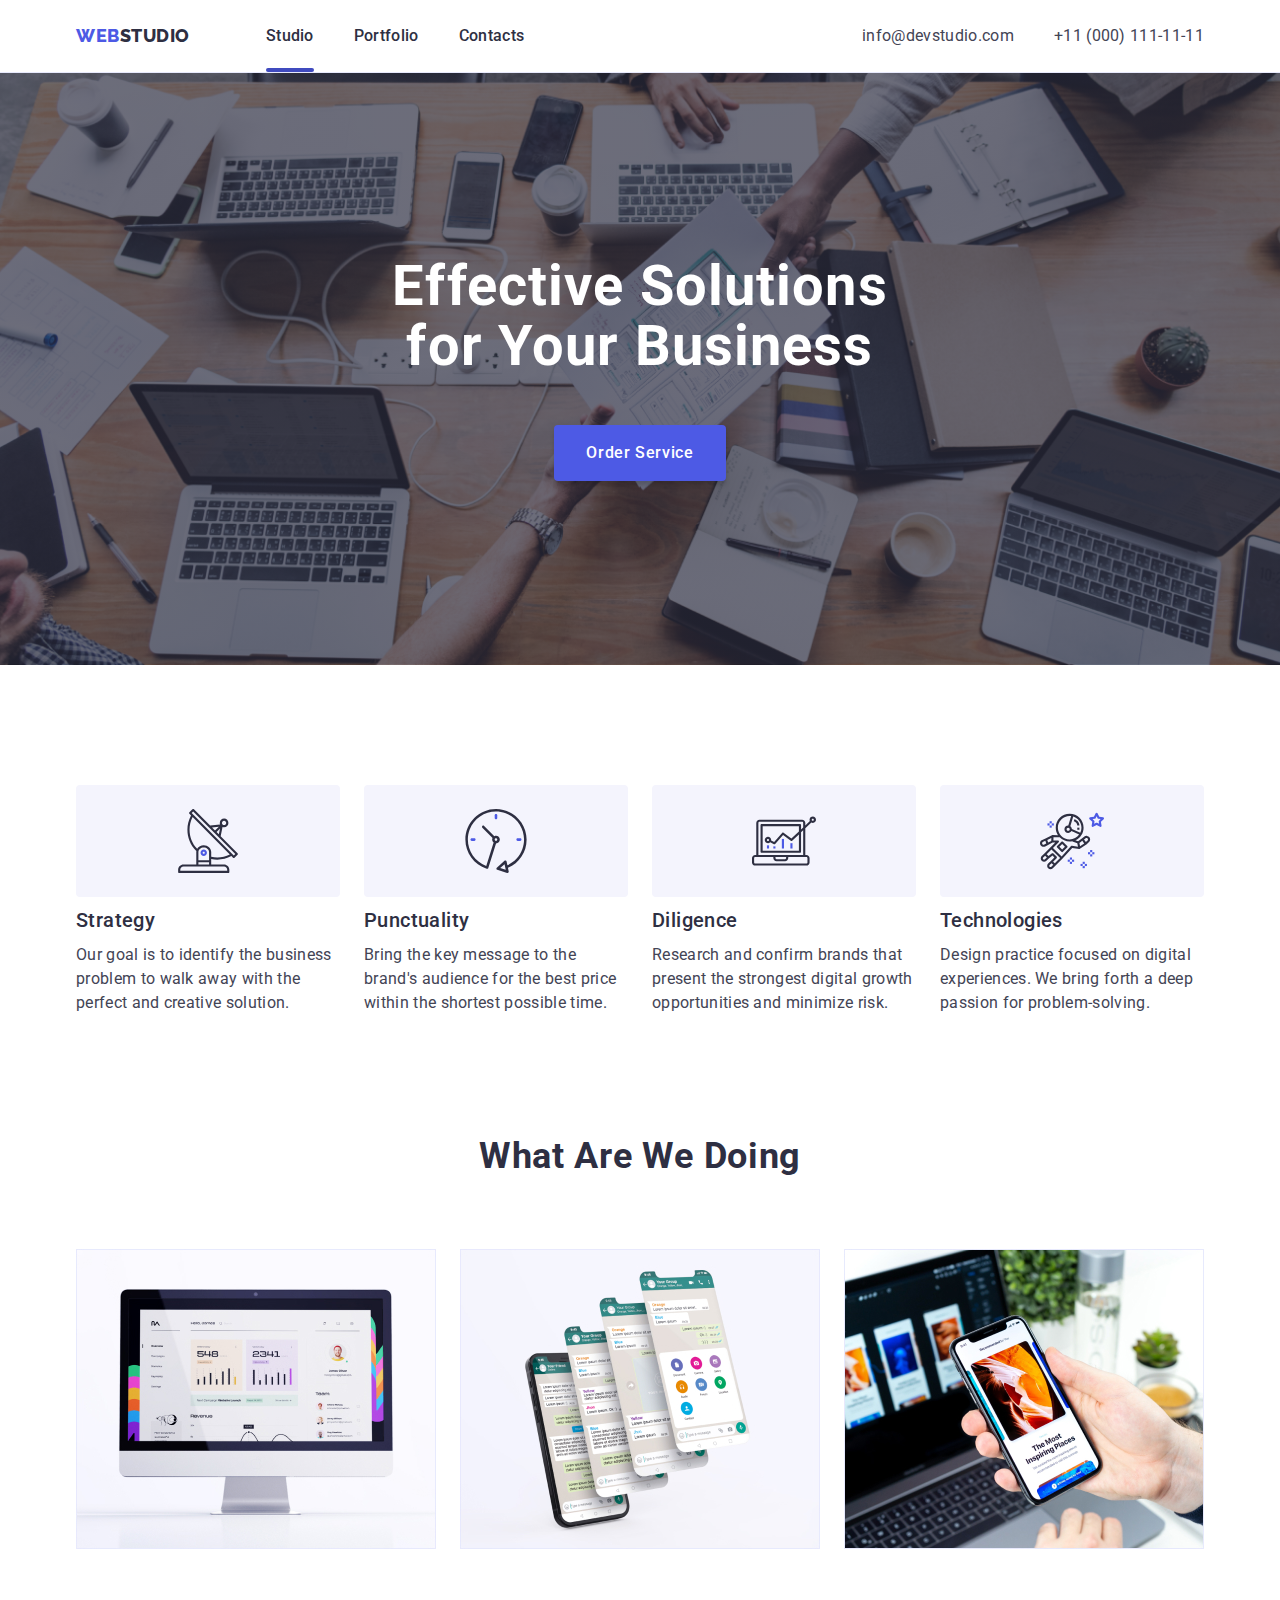
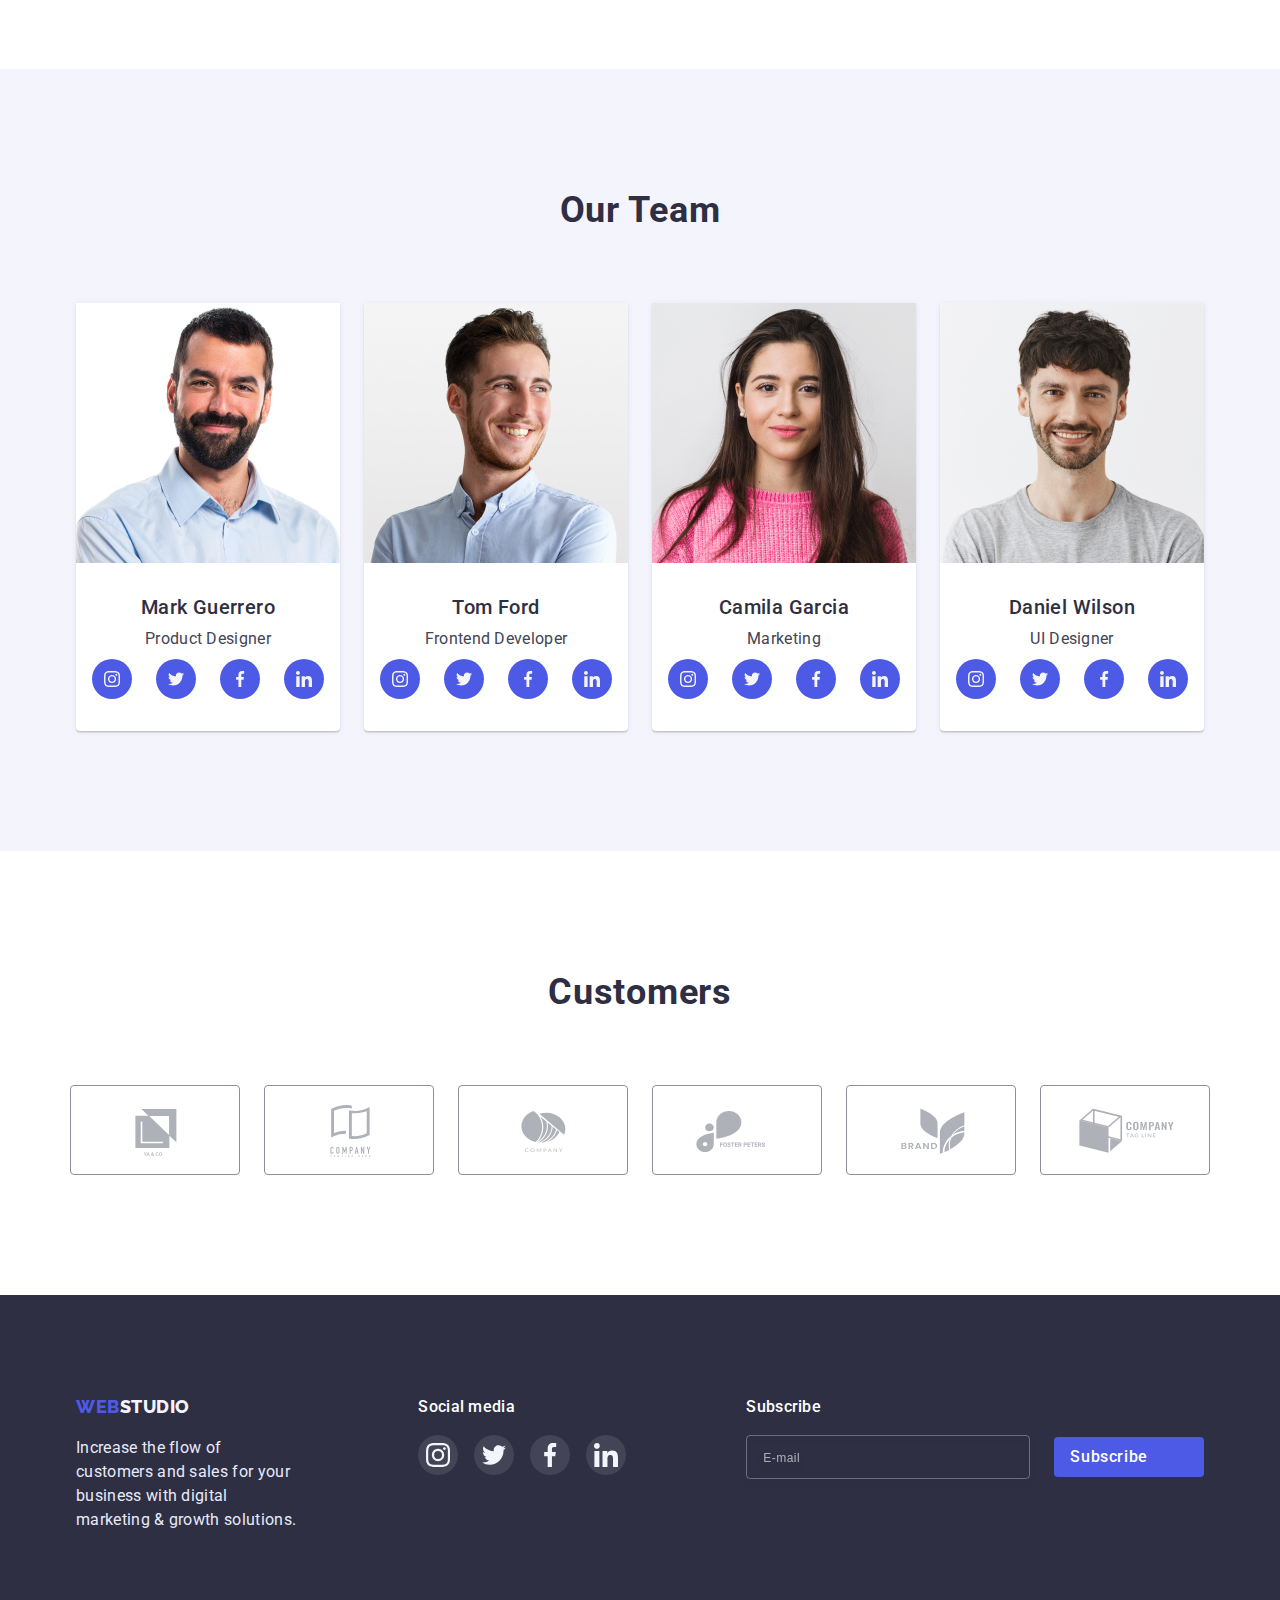
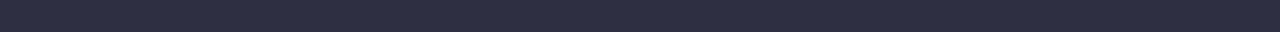
<file: index.html>
<!DOCTYPE html>
<html lang="en">

<head>
    <meta charset="UTF-8">
    <meta name="viewport" content="width=device-width, initial-scale=1.0">

    <link rel="preconnect" href="https://fonts.googleapis.com">
    <link rel="preconnect" href="https://fonts.gstatic.com" crossorigin>
    <link href="https://fonts.googleapis.com/css2?family=Roboto:wght@300;400;500;700;900&display=swap" rel="stylesheet">
    <link href="https://fonts.googleapis.com/css2?family=Raleway:wght@300;400;500;600;700;800;900&display=swap"
        rel="stylesheet">
    <link rel="stylesheet" href="https://cdnjs.cloudflare.com/ajax/libs/animate.css/4.1.1/animate.min.css" />

    <title>Web Studio</title>

    <link rel="stylesheet" href="css/style.css">

</head>

<body>

    <header class="header">
        <div class="container">
            <div class="header-inner">
                <a class="logotype" href="index.html">Web<span>Studio</span></a>
                <nav>
                    <ul class="header-menu">
                        <li class="menu-item">
                            <a class="current" href="index.html">Studio</a>
                        </li>
                        <li class="menu-item">
                            <a href="portfolio.html">Portfolio</a>
                        </li>
                        <li class="menu-item">
                            <a href="contacts.html">Contacts</a>
                        </li>
                    </ul>
                </nav>
                <ul class="header-social">
                    <li>
                        <a href="mailto:info@devstudio.com">info@devstudio.com</a>
                    </li>
                    <li>
                        <a href="tel:+110001111111">+11 (000) 111-11-11</a>
                    </li>
                </ul>
            </div>
        </div>
    </header>
    <main>
        <section class="banner">
            <div class="container">
                <h1>Effective Solutions for Your Business</h1>
                <button class="btn" type="button" data-modal-open>Order Service</button>
            </div>
        </section>
        <section class="info">
            <div class="container">
                <h2 class="h-hidden">About</h2>
                <ul class="info-main">
                    <li class="info-block">
                        <div class="info-block-head">
                            <svg class="block-head-icon" width="64" height="64">
                                <use href="./images/symbol-defs.svg#icon-antenna"></use>
                            </svg>
                        </div>
                        <h3>Strategy</h3>
                        <p>
                            Our goal is to identify the business
                            problem to walk away with the perfect and creative solution.
                        </p>
                    </li>
                    <li class="info-block">
                        <div class="info-block-head">
                            <svg class="block-head-icon">
                                <use href="./images/symbol-defs.svg#icon-clock"></use>
                            </svg>
                        </div>
                        <h3>Punctuality</h3>
                        <p>
                            Bring the key message to the brand's audience for the best price within the shortest
                            possible
                            time.
                        </p>
                    </li>
                    <li class="info-block">
                        <div class="info-block-head">
                            <svg class="block-head-icon">
                                <use href="./images/symbol-defs.svg#icon-diagram"></use>
                            </svg>
                        </div>
                        <h3>Diligence</h3>
                        <p>
                            Research and confirm brands that present the strongest digital growth opportunities and
                            minimize
                            risk.
                        </p>
                    </li>
                    <li class="info-block">
                        <div class="info-block-head">
                            <svg class="block-head-icon">
                                <use href="./images/symbol-defs.svg#icon-astronaut"></use>
                            </svg>
                        </div>
                        <h3>Technologies</h3>
                        <p>
                            Design practice focused on digital experiences. We bring forth a deep passion for
                            problem-solving.
                        </p>
                    </li>
                </ul>
            </div>
        </section>
        <section class="doing">
            <div class="container">
                <h2 class="title-h2">What are we doing</h2>
                <ul class="doing-photo">
                    <li>
                        <img src="images/doing/main-1.jpg" alt="photo" width="360" height="300">
                    </li>
                    <li>
                        <img src="images/doing/main-2.jpg" alt="photo" width="360" height="300">
                    </li>
                    <li>
                        <img src="images/doing/main-3.jpg" alt="photo" width="360" height="300">
                    </li>
                </ul>
            </div>
        </section>
        <section class="team">
            <div class="container">
                <h2 class="title-h2">Our Team</h2>
                <ul class="staff">
                    <li class="staff-card">
                        <img src="images/team/team-ph1.jpg" alt="photo" width="264" height="260">
                        <div class="staff-name">
                            <h3>Mark Guerrero</h3>
                            <p>Product Designer</p>
                            <ul class="staff-social">
                                <li>
                                    <a href="https://www.instagram.com/" target="_blank" aria-label="instagram link" class="social-link">
                                        <svg width="16" height="16">
                                            <use href="./images/team/symbol-defs.svg#icon-instagram"></use>
                                        </svg>
                                    </a>
                                </li>
                                <li>
                                    <a href="https://twitter.com/" target="_blank" aria-label="twitter link" class="social-link">
                                        <svg width="16" height="16">
                                            <use href="./images/team/symbol-defs.svg#icon-twitter"></use>
                                        </svg>
                                    </a>
                                </li>
                                <li>
                                    <a href="https://www.facebook.com/" target="_blank" aria-label="facebook link" class="social-link">
                                        <svg width="16" height="16">
                                            <use href="./images/team/symbol-defs.svg#icon-facebook"></use>
                                        </svg>
                                    </a>
                                </li>
                                <li>
                                    <a href="https://www.linkedin.com/" target="_blank" aria-label="linkedin link" class="social-link">
                                        <svg width="16" height="16">
                                            <use href="./images/team/symbol-defs.svg#icon-linkedin"></use>
                                        </svg>
                                    </a>
                                </li>
                            </ul>
                        </div>
                    </li>
                    <li class="staff-card">
                        <img src="images/team/team-ph2.jpg" alt="photo" width="264" height="260">
                        <div class="staff-name">
                            <h3>Tom Ford</h3>
                            <p>Frontend Developer</p>
                            <ul class="staff-social">
                                <li>
                                    <a href="https://www.instagram.com/" target="_blank" aria-label="instagram link" class="social-link">
                                        <svg width="16" height="16">
                                            <use href="./images/team/symbol-defs.svg#icon-instagram"></use>
                                        </svg>
                                    </a>
                                </li>
                                <li>
                                    <a href="https://twitter.com/" target="_blank" aria-label="twitter link" class="social-link">
                                        <svg width="16" height="16">
                                            <use href="./images/team/symbol-defs.svg#icon-twitter"></use>
                                        </svg>
                                    </a>
                                </li>
                                <li>
                                    <a href="https://www.facebook.com/" target="_blank" aria-label="facebook link" class="social-link">
                                        <svg width="16" height="16">
                                            <use href="./images/team/symbol-defs.svg#icon-facebook"></use>
                                        </svg>
                                    </a>
                                </li>
                                <li>
                                    <a href="https://www.linkedin.com/" target="_blank" aria-label="linkedin link" class="social-link">
                                        <svg width="16" height="16">
                                            <use href="./images/team/symbol-defs.svg#icon-linkedin"></use>
                                        </svg>
                                    </a>
                                </li>
                            </ul>
                        </div>
                    </li>
                    <li class="staff-card">
                        <img src="images/team/team-ph3.jpg" alt="photo" width="264" height="260">
                        <div class="staff-name">
                            <h3>Camila Garcia</h3>
                            <p>Marketing</p>
                            <ul class="staff-social">
                                <li>
                                    <a href="https://www.instagram.com/" target="_blank" aria-label="instagram link" class="social-link">
                                        <svg width="16" height="16">
                                            <use href="./images/team/symbol-defs.svg#icon-instagram"></use>
                                        </svg>
                                    </a>
                                </li>
                                <li>
                                    <a href="https://twitter.com/" target="_blank" aria-label="twitter link" class="social-link">
                                        <svg width="16" height="16">
                                            <use href="./images/team/symbol-defs.svg#icon-twitter"></use>
                                        </svg>
                                    </a>
                                </li>
                                <li>
                                    <a href="https://www.facebook.com/" target="_blank" aria-label="facebook link" class="social-link">
                                        <svg width="16" height="16">
                                            <use href="./images/team/symbol-defs.svg#icon-facebook"></use>
                                        </svg>
                                    </a>
                                </li>
                                <li>
                                    <a href="https://www.linkedin.com/" target="_blank" aria-label="linkedin link" class="social-link">
                                        <svg width="16" height="16">
                                            <use href="./images/team/symbol-defs.svg#icon-linkedin"></use>
                                        </svg>
                                    </a>
                                </li>
                            </ul>
                        </div>
                    </li>
                    <li class="staff-card">
                        <img src="images/team/team-ph4.jpg" alt="photo" width="264" height="260">
                        <div class="staff-name">
                            <h3>Daniel Wilson</h3>
                            <p>UI Designer</p>
                            <ul class="staff-social">
                                <li>
                                    <a href="https://www.instagram.com/" target="_blank" aria-label="instagram link" class="social-link">
                                        <svg width="16" height="16">
                                            <use href="./images/team/symbol-defs.svg#icon-instagram"></use>
                                        </svg>
                                    </a>
                                </li>
                                <li>
                                    <a href="https://twitter.com/" target="_blank" aria-label="twitter link" class="social-link">
                                        <svg width="16" height="16">
                                            <use href="./images/team/symbol-defs.svg#icon-twitter"></use>
                                        </svg>
                                    </a>
                                </li>
                                <li>
                                    <a href="https://www.facebook.com/" target="_blank" aria-label="facebook link" class="social-link">
                                        <svg width="16" height="16">
                                            <use href="./images/team/symbol-defs.svg#icon-facebook"></use>
                                        </svg>
                                    </a>
                                </li>
                                <li>
                                    <a href="https://www.linkedin.com/" target="_blank" aria-label="linkedin link" class="social-link">
                                        <svg width="16" height="16">
                                            <use href="./images/team/symbol-defs.svg#icon-linkedin"></use>
                                        </svg>
                                    </a>
                                </li>
                            </ul>
                        </div>
                    </li>
                </ul>
            </div>
        </section>
        <section class="customers">
            <h2 class="title-h2">
                Customers
            </h2>
            <ul class="customers-list">
                <li class="list-item">
                    <a href="#" aria-label="company name" class="list-link">
                        <svg width="104" height="56">
                            <use href="./images/customers/symbol-defs.svg#icon-ya-co"></use>
                        </svg>
                    </a>
                </li>
                <li class="list-item">
                    <a href="#" aria-label="company name" class="list-link">
                        <svg width="104" height="56">
                            <use href="./images/customers/symbol-defs.svg#icon-tagline"></use>
                        </svg>
                    </a>
                </li>
                <li class="list-item">
                    <a href="#" aria-label="company name" class="list-link">
                        <svg width="104" height="56">
                            <use href="./images/customers/symbol-defs.svg#icon-company"></use>
                        </svg>
                    </a>
                </li>
                <li class="list-item">
                    <a href="#" aria-label="company name" class="list-link">
                        <svg width="104" height="56">
                            <use href="./images/customers/symbol-defs.svg#icon-foster"></use>
                        </svg>
                    </a>
                </li>
                <li class="list-item">
                    <a href="#" aria-label="company name" class="list-link">
                        <svg width="104" height="56">
                            <use href="./images/customers/symbol-defs.svg#icon-brand"></use>
                        </svg>
                    </a>
                </li>
                <li class="list-item">
                    <a href="#" aria-label="company name" class="list-link">
                        <svg width="104" height="56">
                            <use href="./images/customers/symbol-defs.svg#icon-square"></use>
                        </svg>
                    </a>
                </li>
            </ul>
        </section>
    </main>
    <footer class="footer">
        <div class="container">
            <div class="footer-inner">
                <div class="footer-logo">
                    <a class="logotype" href="index.html">Web<span>Studio</span></a>
                    <p>
                        Increase the flow of customers and sales for your business with digital marketing & growth solutions.
                    </p>
                </div>
                <div class="footer-social">
                    <p>
                        Social media
                    </p>
                    <ul class="footer-media">
                        <li>
                            <a href="https://www.instagram.com/" target="_blank" aria-label="instagram link" class="social-link">
                                <svg width="24" height="24">
                                    <use href="./images/team/symbol-defs.svg#icon-instagram"></use>
                                </svg>
                            </a>
                        </li>
                        <li>
                            <a href="https://twitter.com/" target="_blank" aria-label="twitter link" class="social-link">
                                <svg width="24" height="24">
                                    <use href="./images/team/symbol-defs.svg#icon-twitter"></use>
                                </svg>
                            </a>
                        </li>
                        <li>
                            <a href="https://www.facebook.com/" target="_blank" aria-label="facebook link" class="social-link">
                                <svg width="24" height="24">
                                    <use href="./images/team/symbol-defs.svg#icon-facebook"></use>
                                </svg>
                            </a>
                        </li>
                        <li>
                            <a href="https://www.linkedin.com/" target="_blank" aria-label="linkedin link" class="social-link">
                                <svg width="24" height="24">
                                    <use href="./images/team/symbol-defs.svg#icon-linkedin"></use>
                                </svg>
                            </a>
                        </li>
                    </ul>
                </div>
                <div class="footer-subscribe">
                    <form class="subscribe-form">
                        <label for="subscribe-mail" class="subscribe-title">Subscribe</label>
                        <div class="subscribe-form-block">
                            <input type="email" id="subscribe-mail" placeholder="E-mail" name="subscribe-email" class="subscribe-inp-email">
                            <button class="subscribe-button btn" type="submit">
                                Subscribe
                                <svg class="subscribe-plane" width="24" height="24">
                                    <use href="./images/symbol-defs.svg#icon-plane"></use>
                                </svg>
                            </button>
                        </div>
                    </form>
                </div>
            </div>
        </div>
    </footer>

    <div class="backdrop is-hidden" data-modal>
        <div class="modal">
            <button class="modal-btn" data-modal-close>
                <svg class="modal-icon">
                    <use href="./images/symbol-defs.svg#icon-close"></use>
                </svg>
            </button>
        </div>
    </div>


    <script src="./js/modal.js"></script>
</body>

</html>
</file>
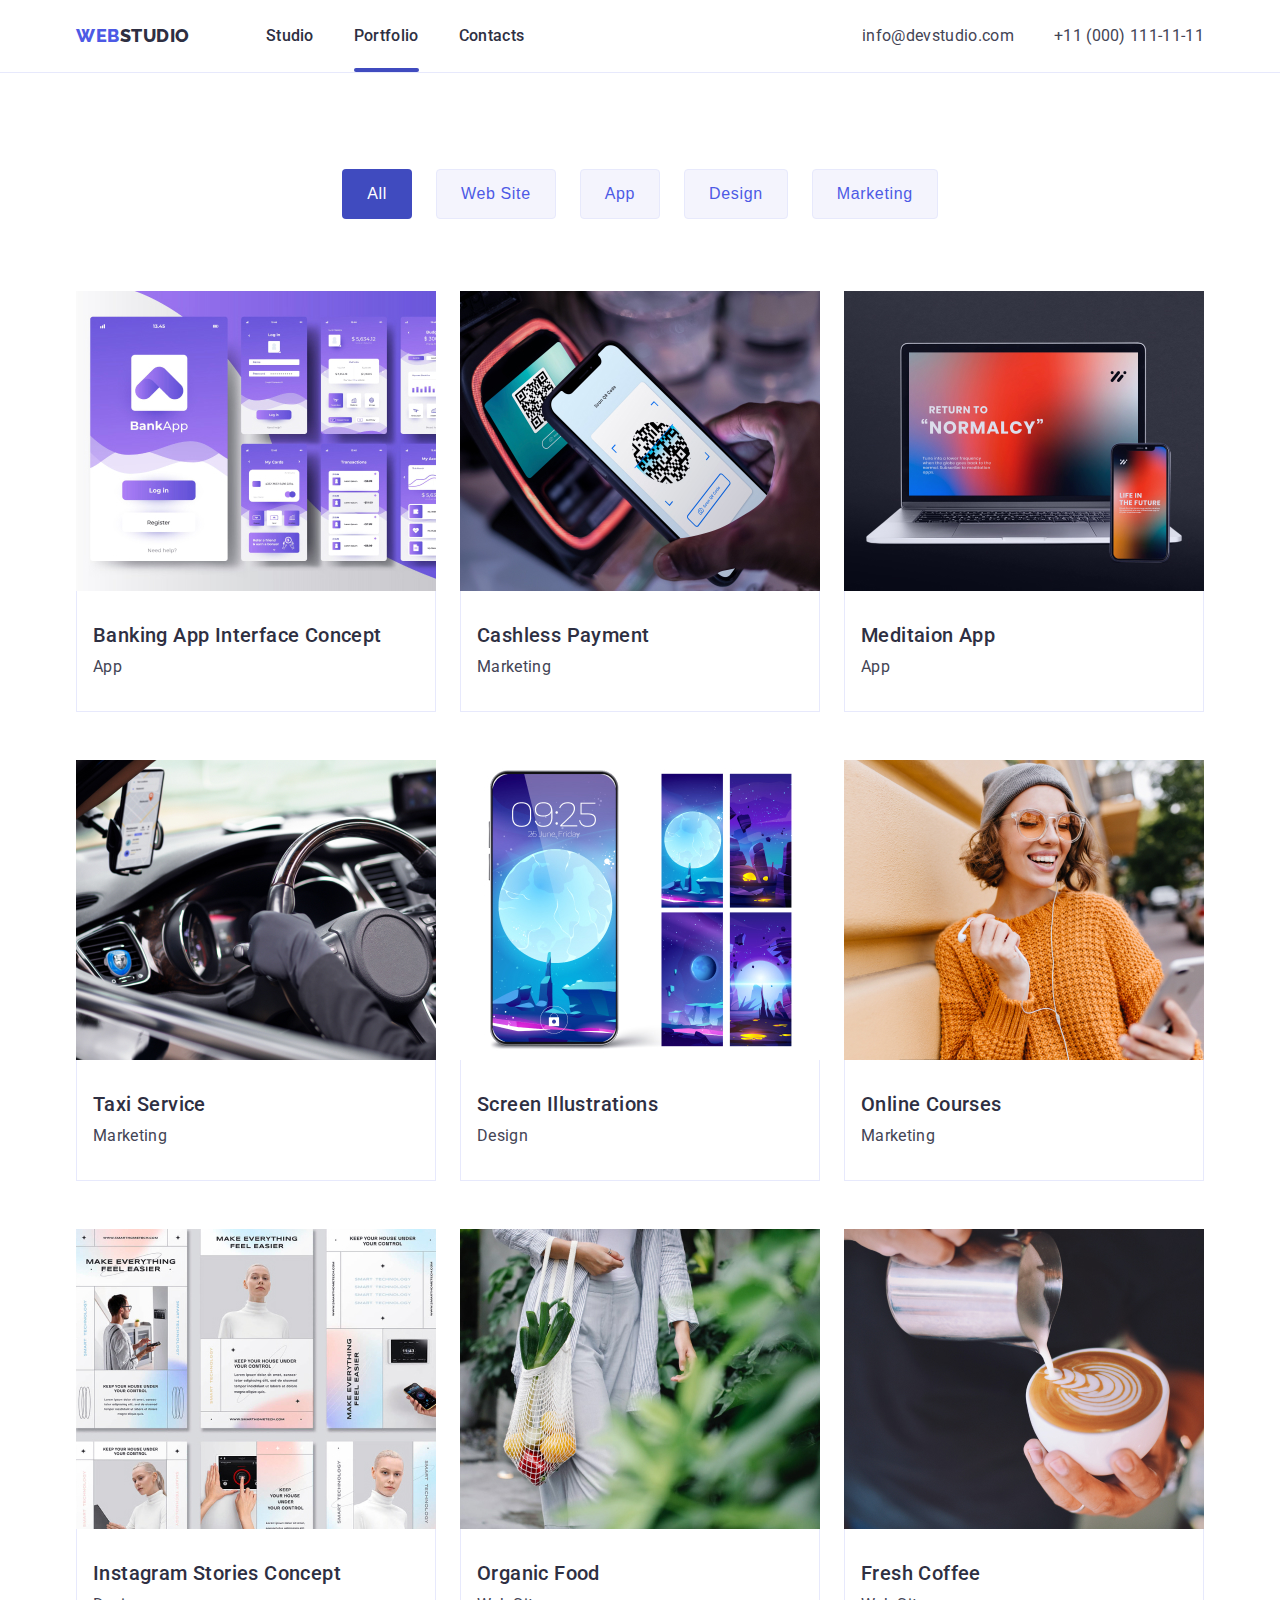
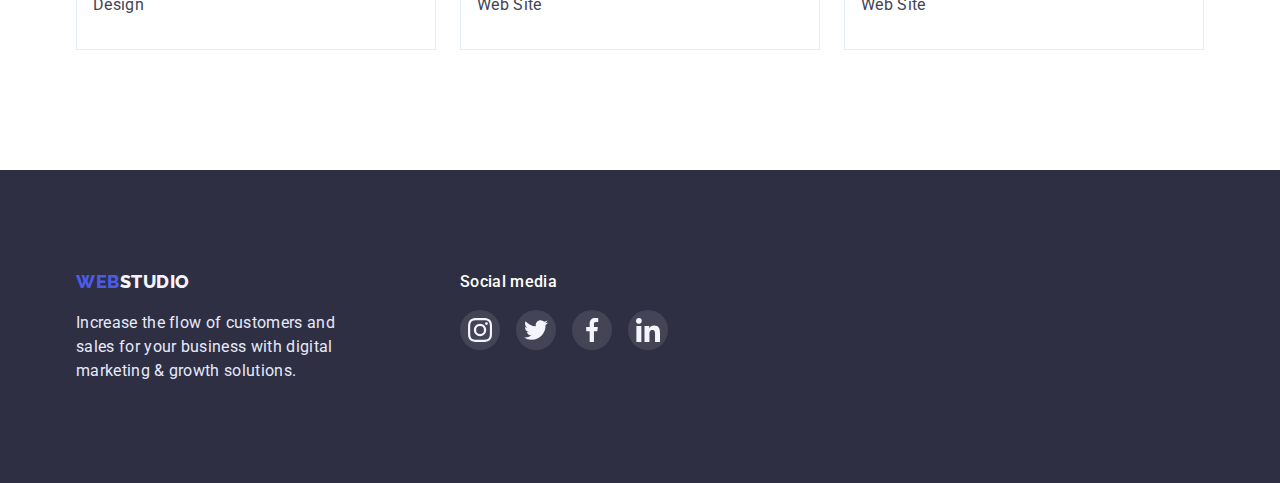
<file: portfolio.html>
<!DOCTYPE html>
<html lang="en">

<head>
	<meta charset="UTF-8">
	<meta name="viewport" content="width=device-width, initial-scale=1.0">

	<link rel="preconnect" href="https://fonts.googleapis.com">
	<link rel="preconnect" href="https://fonts.gstatic.com" crossorigin>
	<link href="https://fonts.googleapis.com/css2?family=Roboto:wght@300;400;500;700;900&display=swap" rel="stylesheet">
	<link href="https://fonts.googleapis.com/css2?family=Raleway:wght@300;400;500;600;700;800;900&display=swap"
		rel="stylesheet">
		<link rel="stylesheet" href="https://cdnjs.cloudflare.com/ajax/libs/animate.css/4.1.1/animate.min.css" />

	<title>Portfolio</title>

	<link rel="stylesheet" href="css/style.css">

</head>


<body>

	<header class="header">
		<div class="container">
			<div class="header-inner">
				<a class="logotype" href="index.html">Web<span>Studio</span></a>
				<nav>
					<ul class="header-menu">
						<li class="menu-item">
							<a href="index.html">Studio</a>
						</li>
						<li class="menu-item">
							<a class="current" href="portfolio.html">Portfolio</a>
						</li>
						<li class="menu-item">
							<a href="contacts.html">Contacts</a>
						</li>
					</ul>
				</nav>
				<ul class="header-social">
					<li>
						<a href="mailto:info@devstudio.com">info@devstudio.com</a>
					</li>
					<li>
						<a href="tel:+110001111111">+11 (000) 111-11-11</a>
					</li>
				</ul>
			</div>
		</div>
	</header>

	<main>
		<section class="portfolio">
			<h1 class="h-hidden">Portfolio</h1>
			<div class="container">
				<ul class="portfolio-menu">
					<li>
						<button classs="btn" type="button" class="portfolio-menu-active">All</button>
					</li>
					<li>
						<button classs="btn" type="button">Web Site</button>
					</li>
					<li>
						<button classs="btn" type="button">App</button>
					</li>
					<li>
						<button classs="btn" type="button">Design</button>
					</li>
					<li>
						<button classs="btn" type="button">Marketing</button>
					</li>
				</ul>
				<ul class="portfolio-item">
					<li>
						<a href="#">
							<div class="item-top">
								<img src="images/portfolio/portfolio-ph1.jpg" alt="photo" width="360">
								<div class="item-overlay">
									<p>
										14 Stylish and User-Friendly App Design Concepts · Task Manager App · Calorie Tracker App · Exotic Fruit Ecommerce App ·
										Cloud Storage App
									</p>
								</div>
							</div>
							<div class="item-info">
								<h2>
									Banking App Interface Concept
								</h2>
								<p>
									App
								</p>
							</div>
						</a>
					</li>
					<li>
						<a href="#">
							<div class="item-top">
								<img src="images/portfolio/portfolio-ph2.jpg" alt="photo" width="360">
								<div class="item-overlay">
									<p>
										14 Stylish and User-Friendly App Design Concepts · Task Manager App · Calorie Tracker App · Exotic
										Fruit Ecommerce App ·
										Cloud Storage App
									</p>
								</div>
							</div>
							<div class="item-info">
								<h2>
									Cashless Payment
								</h2>
								<p>
									Marketing
								</p>
							</div>
						</a>
					</li>
					<li>
						<a href="#">
							<div class="item-top">
								<img src="images/portfolio/portfolio-ph3.jpg" alt="photo" width="360">
								<div class="item-overlay">
									<p>
										14 Stylish and User-Friendly App Design Concepts · Task Manager App · Calorie Tracker App · Exotic
										Fruit Ecommerce App ·
										Cloud Storage App
									</p>
								</div>
							</div>
							<div class="item-info">
								<h2>
									Meditaion App
								</h2>
								<p>
									App
								</p>
							</div>
						</a>
					</li>
					<li>
						<a href="#">
							<div class="item-top">
								<img src="images/portfolio/portfolio-ph4.jpg" alt="photo" width="360">
								<div class="item-overlay">
									<p>
										14 Stylish and User-Friendly App Design Concepts · Task Manager App · Calorie Tracker App · Exotic
										Fruit Ecommerce App ·
										Cloud Storage App
									</p>
								</div>
							</div>
							<div class="item-info">
								<h2>
									Taxi Service
								</h2>
								<p>
									Marketing
								</p>
							</div>
						</a>
					</li>
					<li>
						<a href="#">
							<div class="item-top">
								<img src="images/portfolio/portfolio-ph5.jpg" alt="photo" width="360">
								<div class="item-overlay">
									<p>
										14 Stylish and User-Friendly App Design Concepts · Task Manager App · Calorie Tracker App · Exotic
										Fruit Ecommerce App ·
										Cloud Storage App
									</p>
								</div>
							</div>
							<div class="item-info">
								<h2>
									Screen Illustrations
								</h2>
								<p>
									Design
								</p>
							</div>
						</a>
					</li>
					<li>
						<a href="#">
							<div class="item-top">
								<img src="images/portfolio/portfolio-ph6.jpg" alt="photo" width="360">
								<div class="item-overlay">
									<p>
										14 Stylish and User-Friendly App Design Concepts · Task Manager App · Calorie Tracker App · Exotic
										Fruit Ecommerce App ·
										Cloud Storage App
									</p>
								</div>
							</div>
							<div class="item-info">
								<h2>
									Online Courses
								</h2>
								<p>
									Marketing
								</p>
							</div>
						</a>
					</li>
					<li>
						<a href="#">
							<div class="item-top">
								<img src="images/portfolio/portfolio-ph7.jpg" alt="photo" width="360">
								<div class="item-overlay">
									<p>
										14 Stylish and User-Friendly App Design Concepts · Task Manager App · Calorie Tracker App · Exotic
										Fruit Ecommerce App ·
										Cloud Storage App
									</p>
								</div>
							</div>
							<div class="item-info">
								<h2>
									Instagram Stories Concept
								</h2>
								<p>
									Design
								</p>
							</div>
						</a>
					</li>
					<li>
						<a href="#">
							<div class="item-top">
								<img src="images/portfolio/portfolio-ph8.jpg" alt="photo" width="360">
								<div class="item-overlay">
									<p>
										14 Stylish and User-Friendly App Design Concepts · Task Manager App · Calorie Tracker App · Exotic
										Fruit Ecommerce App ·
										Cloud Storage App
									</p>
								</div>
							</div>
							<div class="item-info">
								<h2>
									Organic Food
								</h2>
								<p>
									Web Site
								</p>
							</div>
						</a>
					</li>
					<li>
						<a href="#">
							<div class="item-top">
								<img src="images/portfolio/portfolio-ph9.jpg" alt="photo" width="360">
								<div class="item-overlay">
									<p>
										14 Stylish and User-Friendly App Design Concepts · Task Manager App · Calorie Tracker App · Exotic
										Fruit Ecommerce App ·
										Cloud Storage App
									</p>
								</div>
							</div>
							<div class="item-info">
								<h2>
									Fresh Coffee
								</h2>
								<p>
									Web Site
								</p>
							</div>
						</a>
					</li>
				</ul>
			</div>
		</section>
	</main>

	<footer class="footer">
		<div class="container">
			<div class="footer-inner">
				<div class="footer-logo">
					<a class="logotype" href="index.html">Web<span>Studio</span></a>
					<p>
						Increase the flow of customers and sales for your business with digital marketing & growth
						solutions.
					</p>
				</div>
				<div class="footer-social">
					<p>
						Social media
					</p>
					<ul class="footer-media">
						<li>
							<a href="https://www.instagram.com/" target="_blank" aria-label="instagram link"
								class="social-link">
								<svg width="24" height="24">
									<use href="./images/team/symbol-defs.svg#icon-instagram"></use>
								</svg>
							</a>
						</li>
						<li>
							<a href="https://twitter.com/" target="_blank" aria-label="twitter link" class="social-link">
								<svg width="24" height="24">
									<use href="./images/team/symbol-defs.svg#icon-twitter"></use>
								</svg>
							</a>
						</li>
						<li>
							<a href="https://www.facebook.com/" target="_blank" aria-label="facebook link"
								class="social-link">
								<svg width="24" height="24">
									<use href="./images/team/symbol-defs.svg#icon-facebook"></use>
								</svg>
							</a>
						</li>
						<li>
							<a href="https://www.linkedin.com/" target="_blank" aria-label="linkedin link"
								class="social-link">
								<svg width="24" height="24">
									<use href="./images/team/symbol-defs.svg#icon-linkedin"></use>
								</svg>
							</a>
						</li>
					</ul>
				</div>
			</div>
		</div>
	</footer>


	<script src="./js/modal.js"></script>
</body>

</html>
</file>
<file: css/style.css>
:root {
  --main-font: "Roboto";
  --second-font: "Raleway";

  --navy-blue: #2E2F42;
  --ocean-blue: #404BBF;
  --slate-grey: #434455;
  --iris-blue: #4D5AE5;
  --frover-white: #E7E9FC;
  --cloud-white: #F4F4FD;
  --white: #FFFFFF;
  --white-bgd: #FCFCFC;

  --trns-general: 250ms cubic-bezier(0.4, 0, 0.2, 1);
  --trns-modal: 500ms cubic-bezier(0.4, 0, 0.2, 1);
}

body {
  margin: 0;
  font-family: var(--main-font);
  font-size: 16px;
  max-width: 1920px;
  /* line-height: Line-height(24)/font-size(16)=1.5 */
  line-height: 1.5;
  letter-spacing: 0.02em;
}

.h-hidden {
  position: absolute;
  width: 1px;
  height: 1px;
  margin: -1px;
  border: 0;
  padding: 0;

  white-space: nowrap;
  clip-path: inset(100%);
  clip: rect(0 0 0 0);
  overflow: hidden;
}

.container {
  width: 1158px;
  padding-left: 15px;
  padding-right: 15px;
  margin: 0 auto;
  box-sizing: border-box;
}

.btn {
  display: inline-block;
  font-family: inherit;
  border: 0;
  cursor: pointer;
}

a {
  text-decoration: none;
}

ul {
  list-style: none;
  margin: 0;
  padding: 0;
}

h1,
h2,
h3,
h4,
h5,
h6,
p {
  margin: 0;
  padding: 0;
}

button {
  cursor: pointer;
  margin: 0;
  padding: 0;
}

img {
  display: block;
  max-width: 100%;
  height: auto;
}



.header {
  padding: 24px 0;
  border-bottom: 1px solid var(--frover-white);
}

.header .header-inner {
  display: flex;
  align-items: center;
}

.logotype {
  margin-right: 76px;
  font-family: var(--second-font);
  font-weight: 800;
  font-size: 18px;
  line-height: 1.3;
  letter-spacing: 0.03em;
  text-transform: uppercase;
  color: var(--iris-blue);
}

.logotype span {
  font-family: var(--second-font);
  font-weight: 800;
  font-size: 18px;
  line-height: 1.3;
  letter-spacing: 0.03em;
  text-transform: uppercase;
  color: var(--navy-blue);
}

.header .header-menu {
  display: flex;
  gap: 40px;
}

.header .header-menu .current::after{
  content: '';
  display: block;
  width: 100%;
  height: 4px;
  position: absolute;
  bottom: -3px;
  border-radius: 2px;
  background-color: var(--ocean-blue);
}

.header .header-menu a {
  font-weight: 500;
  font-size: 16px;
  line-height: 1.5;
  position: relative;
  padding: 24px 0;
  color: var(--navy-blue);
  transition: color var(--trns-general);
}

.header .header-menu a:focus,
.header .header-menu a:hover {
  color: var(--ocean-blue);
}

.header .header-social {
  display: flex;
  margin-left: auto;
}

.header .header-social a {
  font-size: 16px;
  line-height: 1.5;
  letter-spacing: 0.02em;
  color: var(--slate-grey);
  transition: color var(--trns-general);
}

.header .header-social a:focus,
.header .header-social a:hover{
  color: var(--ocean-blue);
}

.header .header-social li {
  margin-right: 40px;
}

.header .header-social li:last-child {
  margin-right: 0;
}

.banner {
  padding: 184px 0;
  text-align: center;
  background: var(--navy-blue);
  background-image: linear-gradient(rgba(46, 47, 66, 0.7), rgba(46, 47, 66, 0.7)), url(../images/banner/bgd-banner.png);
  background-size: cover;
  background-repeat: no-repeat;
  background-position: center;
}

.banner h1 {
  font-weight: 700;
  font-size: 56px;
  line-height: 1.07;
  letter-spacing: 0.02em;
  color: var(--white);
  width: 100%;
  max-width: 500px;
  margin: 0 auto;
}

.banner button {
  font-weight: 500;
  font-size: 16px;
  line-height: 1.5;
  letter-spacing: 0.04em;
  color: var(--white);
  background-color: var(--iris-blue);
  box-shadow: 0px 4px 4px rgba(0, 0, 0, 0.15);
  border-radius: 4px;
  padding: 16px 32px;
  margin: 0 auto;
  margin-top: 48px;
  transition: background-color var(--trns-general);
}

.banner button:focus,
.banner button:hover{
  background-color: var(--ocean-blue);
}

.info {
  padding-top: 120px;
}

.info .info-main {
  display: flex;
  gap: 24px;
}

.info .info-block {
  width: 100%;
  max-width: 264px;
}

.info .info-block h3 {
  margin-bottom: 8px;
  font-weight: 500;
  font-size: 20px;
  line-height: 1.5;
  letter-spacing: 0.02em;
  color: var(--navy-blue);
}

.info .info-block p {
  font-size: 16px;
  line-height: 1.5;
  letter-spacing: 0.02em;
  color: var(--slate-grey);
}

.info .info-block .info-block-head{
  background: var(--cloud-white);
  border-radius: 4px;
  padding: 24px 0;
  display: flex;
  align-items: center;
  justify-content: center;
  margin-bottom: 8px;
}

.info .info-block .block-head-icon{
  display: block;
  width: 64px;
  height: 64px;
}

.title-h2 {
  font-weight: 700;
  font-size: 36px;
  line-height: 1.17;
  text-align: center;
  letter-spacing: 0.02em;
  text-transform: capitalize;
  color: var(--navy-blue);
  margin-bottom: 72px;
}

.doing {
  padding: 120px 0;
}

.doing .doing-photo {
  display: flex;
  justify-content: center;
  gap: 24px;
  flex-wrap: wrap;
}

.team {
  padding: 120px 0;
  background: var(--cloud-white);
}

.team .staff {
  display: flex;
  gap: 24px;
  flex-wrap: wrap;
}

.team .staff .staff-card {
  background: var(--white);
  box-shadow: 0px 1px 6px rgba(46, 47, 66, 0.08), 0px 1px 1px rgba(46, 47, 66, 0.16), 0px 2px 1px rgba(46, 47, 66, 0.08);
  border-radius: 0px 0px 4px 4px;
  text-align: center;
}

.team .staff .staff-name {
  padding: 32px 16px;
}

.team .staff .staff-social{
  display: flex;
  justify-content: center;
  align-items: center;
  gap: 24px;
  margin-top: 8px;
}

.team .staff-social .social-link{
  background-color: var(--iris-blue);
  border-radius: 50%;
  display: flex;
  justify-content: center;
  align-items: center;
  width: 40px;
  height: 40px;
  transition: background-color var(--trns-general);
}

.team .staff-social .social-link:focus,
.team .staff-social .social-link:hover{
  background-color: var(--ocean-blue);
}

.team .staff h3 {
  font-weight: 500;
  font-size: 20px;
  line-height: 1.2;
  letter-spacing: 0.02em;
  color: var(--navy-blue);
  margin-bottom: 8px;
}

.team .staff p {
  font-size: 16px;
  line-height: 1.5;
  letter-spacing: 0.02em;
  color: var(--slate-grey);
}

.customers{
  padding: 120px 0;
}
.customers .customers-list{
  display: flex;
  align-items: center;
  justify-content: center;
  gap: 24px;
}
.customers .list-link{
  display: flex;
  align-items: center;
  justify-content: center;
  padding: 16px 32px;
  border: 1px solid #8E8F99;
  border-radius: 4px;
  transition: border-color var(--trns-general);
}
.customers svg{
  fill: #AFB1B8;
  transition: fill var(--trns-general);
}

.customers .list-link:focus,
.customers .list-link:hover{
  border-color: var(--ocean-blue);
}

.customers .list-link:focus svg,
.customers .list-link:hover svg{
  fill: var(--ocean-blue);
}

.footer {
  padding: 100px 0;
  background: var(--navy-blue);
}

.footer .footer-inner{
  display: flex;
  gap: 120px;
}

.footer .logotype span {
  color: var(--cloud-white);
}

.footer p {
  font-size: 16px;
  line-height: 1.5;
  letter-spacing: 0.02em;
  color: var(--frover-white);
  width: 100%;
  max-width: 264px;
  margin-top: 16px;
}

.footer .footer-social p{
  font-weight: 500;
  color: var(--white);
  margin: 0;
}
.footer .footer-media{
  display: flex;
  align-items: center;
  gap: 16px;
  margin-top: 16px;
}
.footer .footer-media a{
  display: flex;
  justify-content: center;
  align-items: center;
  border-radius: 50%;
  background-color: rgba(255, 255, 255, 0.1);
  width: 40px;
  height: 40px;
  transition: background-color var(--trns-general);
}

.footer .footer-media a:focus,
.footer .footer-media a:hover{
  background-color: #31D0AA;
}

.footer .subscribe-title{
    font-weight: 500;
    font-size: 16px;
    line-height: 1.5;
    letter-spacing: 0.02em;
    color: var(--white);
}
.footer .subscribe-form-block{
  margin-top: 16px;
  display: flex;
  align-items: center;
  gap: 24px;
}
.footer .subscribe-inp-email{
  display: block;
  border: 1px solid rgba(255, 255, 255, 0.3);
  filter: drop-shadow(0px 4px 4px rgba(0, 0, 0, 0.15));
  border-radius: 4px;
  outline: none;
  width: 264px;
  height: 40px;
  padding-left: 16px;
  background: transparent;
  color: rgba(255, 255, 255, 0.6);
}
.footer .subscribe-inp-email::placeholder{
  font-size: 12px;
  line-height: 2;
  letter-spacing: 0.04em;
  color: rgba(255, 255, 255, 0.6);
}
.footer .subscribe-button{
  display: flex;
  align-items: center;
  justify-content: center;
  padding: 8px 16px;
  gap: 16px;
  border-radius: 4px;
  background-color: var(--iris-blue);
  font-weight: 500;
  font-size: 16px;
  line-height: 1.5;
  letter-spacing: 0.04em;
  color: var(--white);
  transition: background-color var(--trns-general);
}
.footer .subscribe-button .subscribe-plane{
  fill: var(--white)
}


.backdrop{
  position: fixed;
  top: 0;
  left: 0;
  width: 100%;
  height: 100%;
  background-color: rgba(46, 47, 66, 0.4);
  transition: opacity var(--trns-modal), visibility var(--trns-modal);
}
.backdrop.is-hidden{
  opacity: 0;
  visibility: hidden;
  pointer-events: none;
}
.backdrop .modal{
  position: absolute;
  top: 50%;
  left: 50%;
  transform: translate(-50%, -50%);
  width: 408px;
  min-height: 576px;
  background: var(--white-bgd);
  box-shadow: 0px 1px 1px rgba(0, 0, 0, 0.14), 0px 1px 3px rgba(0, 0, 0, 0.12), 0px 2px 1px rgba(0, 0, 0, 0.2);
  border-radius: 4px;
  transition: transform 150ms ease 50ms, opacity 150ms ease 50ms;
}
.backdrop .modal-btn{
  position: absolute;
  top: 24px;
  right: 24px;
  padding: 0;
  height: 24px;
  width: 24px;
  display: flex;
  align-items: center;
  justify-content: center;
  background: var(--frover-white);
  border-radius: 50%;
  border: 1px solid rgba(0, 0, 0, 0.1);
}
.backdrop .modal-icon{
  width: 8px;
  height: 8px;
}
.backdrop.is-hidden .modal{
  transform: translate(-50%, -70%);
  opacity: 0;
}

/*portfolio*/

.portfolio {
  padding: 96px 0 120px;
}

.portfolio .portfolio-menu {
  display: flex;
  align-items: center;
  justify-content: center;
  gap: 24px;
}

.portfolio .portfolio-menu button {
  font-weight: 500;
  font-size: 16px;
  line-height: 1.5;
  letter-spacing: 0.04em;
  color: var(--iris-blue);

  background: var(--cloud-white);
  padding: 12px 24px;
  border: 1px solid var(--frover-white);
  border-radius: 4px;
  transition: background-color var(--trns-general);
}
.portfolio .portfolio-menu button:focus,
.portfolio .portfolio-menu button:hover {
  background-color: var(--ocean-blue);
  box-shadow: 0px 3px 1px rgba(0, 0, 0, 0.1), 0px 2px 1px rgba(0, 0, 0, 0.08), 0px 2px 2px rgba(0, 0, 0, 0.12);
  border-radius: 4px;
  color: #FFF;
  border: 1px solid transparent;
}

.portfolio .portfolio-menu .portfolio-menu-active {
  background: var(--ocean-blue);
  color: #FFF;
  border: 1px solid transparent;
}

.portfolio .portfolio-item {
  margin-top: 72px;
  display: flex;
  flex-wrap: wrap;
  gap: 48px 24px;
}
.portfolio .portfolio-item .item-top{
  position: relative;
  overflow: hidden;
}
.portfolio .portfolio-item .item-overlay{
  position: absolute;
  top: 0;
  left: 0;
  width: 100%;
  height: 100%;
  transform: translateY(100%);
  transition: transform var(--trns-general);
  background-color: var(--iris-blue);
}
.portfolio .portfolio-item .item-overlay p{
  position: absolute;
  top: 40px;
  left: 32px;
  padding-right: 32px;
  text-align: left;
  font-size: 16px;
  line-height: 1.5;
  letter-spacing: 0.02em;
  color: var(--cloud-white);
}

.portfolio .portfolio-item a {
  display: block;
  transition: transform var(--trns-general);
}
.portfolio .portfolio-item a:hover .item-overlay,
.portfolio .portfolio-item a:focus .item-overlay{
  transform: translateY(0);
  opacity: 1;
}

.portfolio .portfolio-item a:focus,
.portfolio .portfolio-item a:hover {
  box-shadow: 0px 1px 6px rgba(46, 47, 66, 0.08), 0px 1px 1px rgba(46, 47, 66, 0.16), 0px 2px 1px rgba(46, 47, 66, 0.08);
}

.portfolio .portfolio-item .item-info {
  padding: 32px 16px;
  border: 1px solid var(--frover-white);
  border-top: none;
}

.portfolio .portfolio-item li {
  background: var(--white);
}

.portfolio .portfolio-item h2 {
  font-weight: 500;
  font-size: 20px;
  line-height: 1.2;
  letter-spacing: 0.02em;
  color: var(--navy-blue);
  margin-bottom: 8px;
}

.portfolio .portfolio-item p {
  font-size: 16px;
  line-height: 1.5;
  letter-spacing: 0.02em;
  color: var(--slate-grey);
}
</file>
